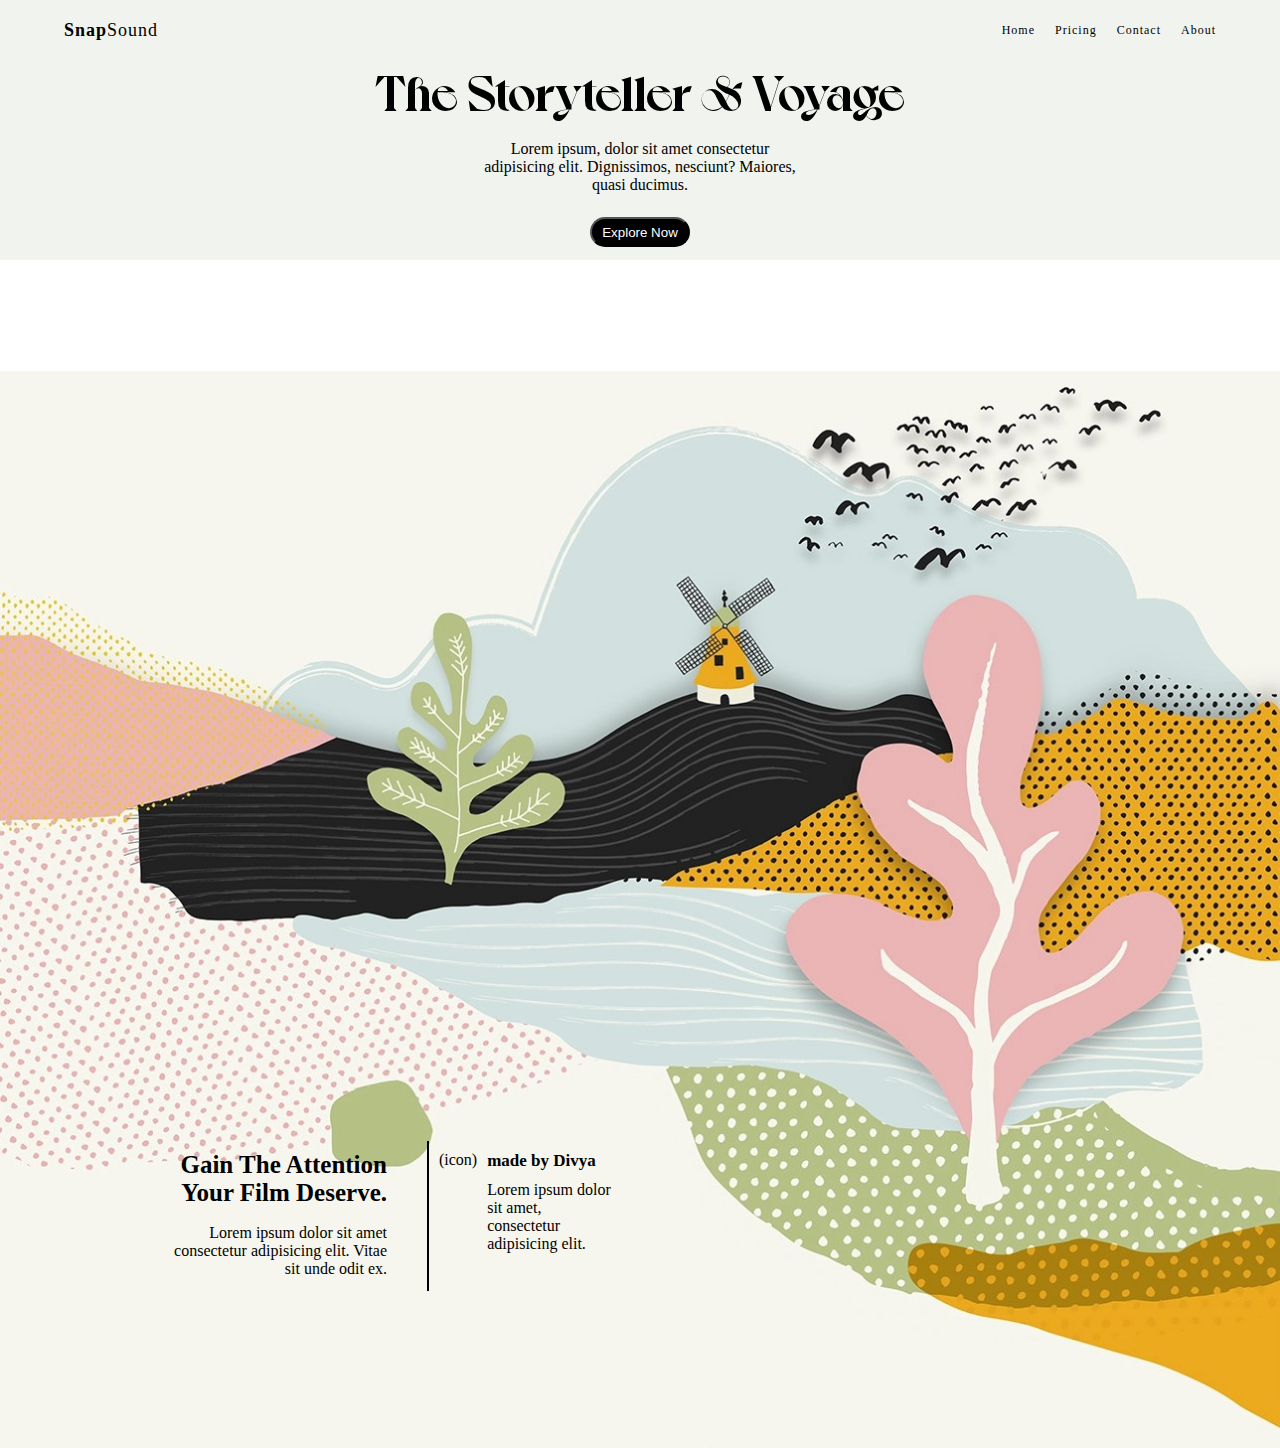
<file: 12 project/index.html>
<!DOCTYPE html>
<html lang="en">
<head>
    <meta charset="UTF-8">
    <meta http-equiv="X-UA-Compatible" content="IE=edge">
    <meta name="viewport" content="width=device-width, initial-scale=1.0">
    <title>Document</title>
    <link rel="stylesheet" href="style.css">
</head>
<body>
    <div id="main">
        <div id="nav">
            <h1> <span>Snap</span>Sound</h1>
            <div id="links">
                <a href="">home</a><a href="">pricing</a><a href="">contact</a><a href="">about</a>
            </div>
        </div>
        <div id="text">
            <h1 id="one">the storyteller & voyage</h1>
            <p id="two">Lorem ipsum, dolor sit amet consectetur adipisicing elit. Dignissimos, nesciunt? Maiores, quasi ducimus.</p>
            <button id="three">explore now</button>
        </div>
        <div id="image">
            <img src="../goodimage.jpg">
            <div id="bottom">
                <div id="bleft">
                <h3 id="four">gain the attention your film deserve.</h3>
                <p>Lorem ipsum dolor sit amet consectetur adipisicing elit. Vitae sit unde odit ex.</p>
                </div>
                <div id="bright">
                    <div id="blright">
                        (icon)
                    </div>
                    <div id="brright">
                      <h4 id="five">made by Divya</h4>
                      <p>Lorem ipsum dolor sit amet, consectetur adipisicing elit.</p>
                    </div>
                </div>
            </div>
        </div>
       
    </div>  
</body>
</html>
</file>
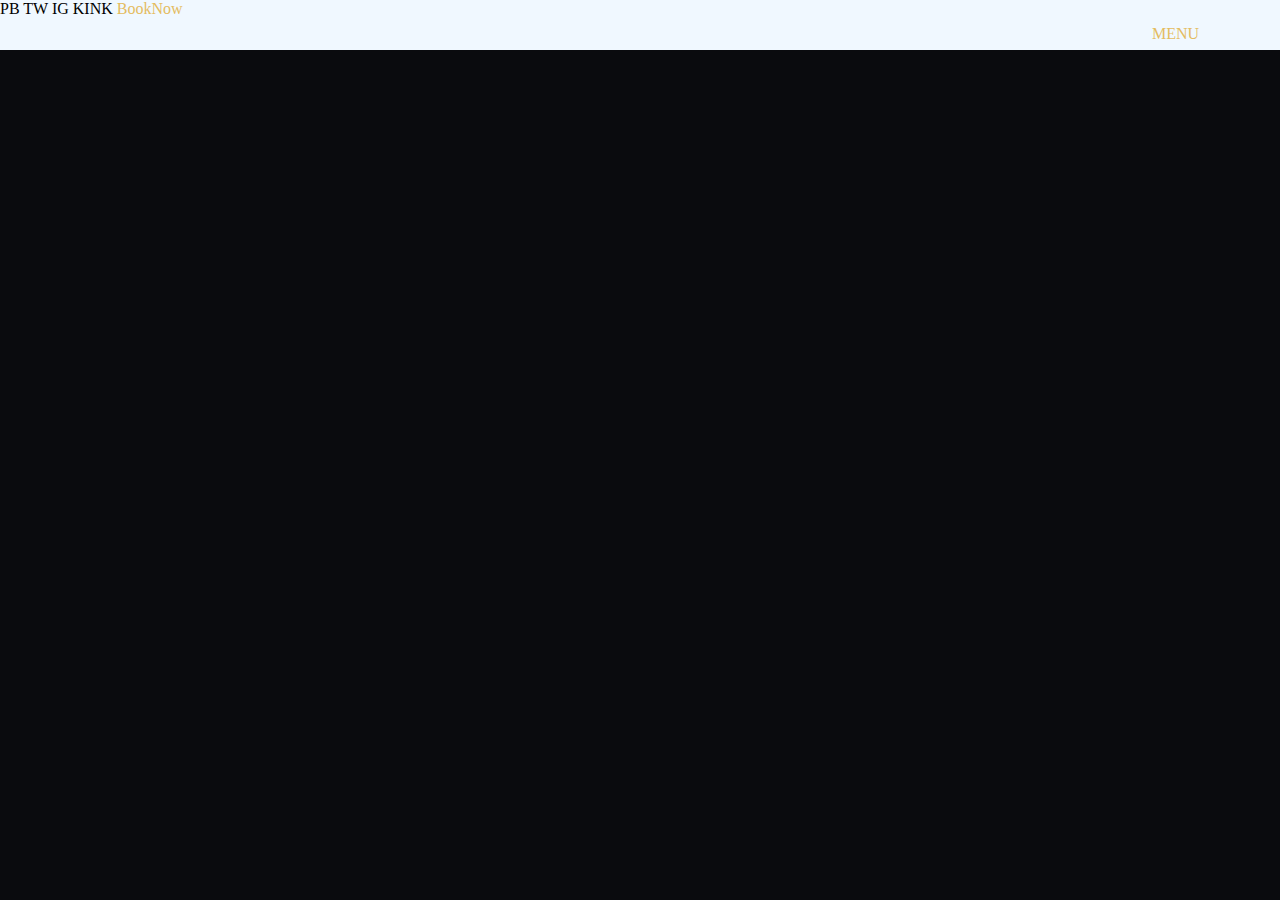
<file: 13 project/index.html>
<!DOCTYPE html>
<html lang="en">
<head>
    <meta charset="UTF-8">
    <meta http-equiv="X-UA-Compatible" content="IE=edge">
    <meta name="viewport" content="width=device-width, initial-scale=1.0">
    <title>Document</title>
    <link rel="stylesheet" href="style.css">
</head>
<body>
    <div id="main">
        <div id="nav">
           <one id="one">PB</h1>
           <two id="two">TW</h2>
           <three id="three">IG</h3>
           <four id="four">KINK</h4>
           <five id="five">BookNow</h5>
           <six id="six">MENU</h6>
        </div>
    </div>
    
</body>
</html>
</file>
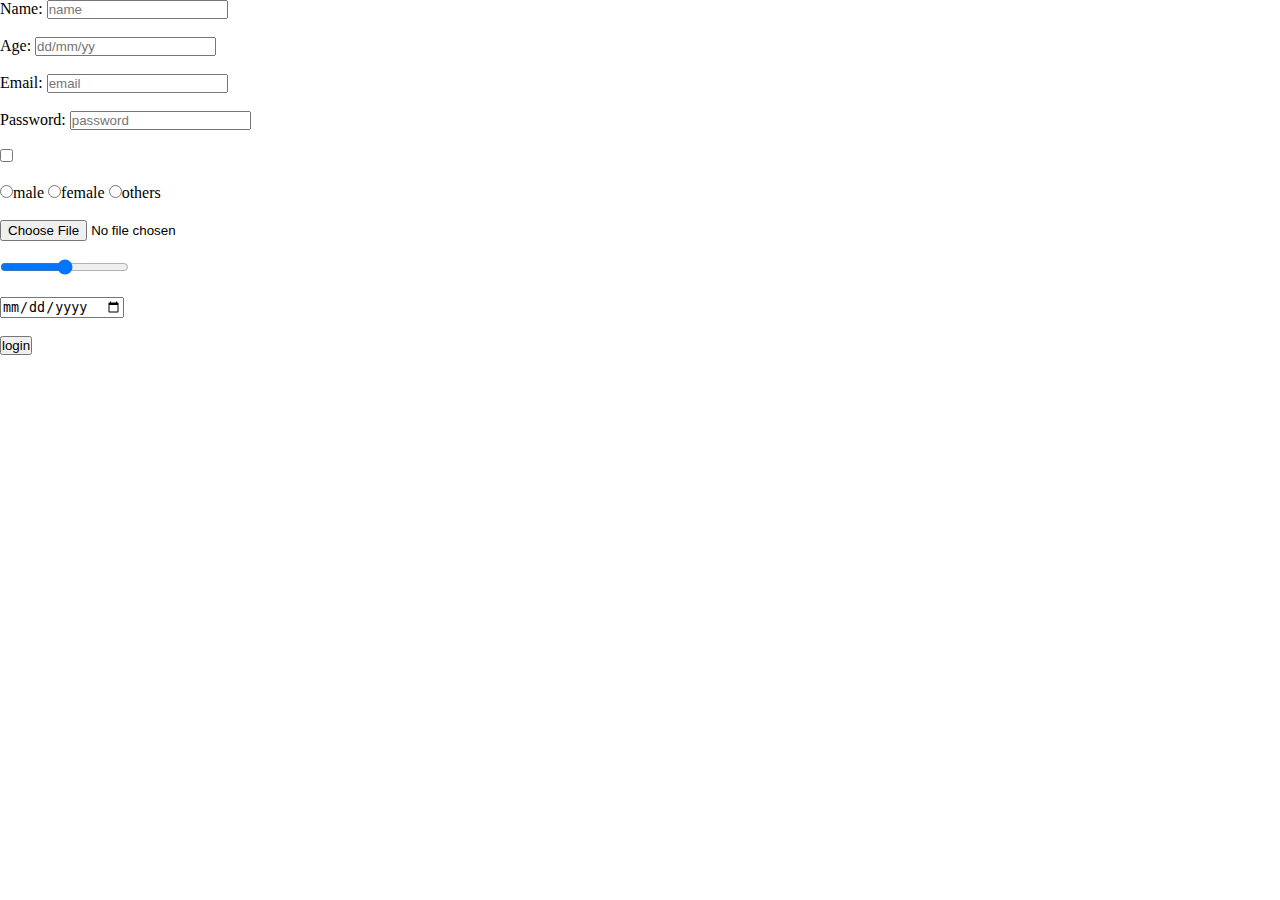
<file: 3 project/index.html>
<!DOCTYPE html>
<html lang="en">
<head>
    <meta charset="UTF-8">
    <meta http-equiv="X-UA-Compatible" content="IE=edge">
    <meta name="viewport" content="width=device-width, initial-scale=1.0">
    <title>Document</title>
    <link rel="stylesheet" href="style.css">
    <style>
        form{
            background-image: url(https://media.istockphoto.com/photos/silhouette-of-man-holding-binoculars-on-mountain-peak-against-bright-picture-id1383796215?b=1&k=20&m=1383796215&s=170667a&w=0&h=nbcgDvaLZXQ4d2PDEH5gdwbC4FZt21TjLuDKVkojzpE=);
        }
    </style>
</head>
<body>
    <form>
        Name:
        <input type="text" placeholder="name"><br><br>
        Age:
        <input type="age" placeholder="dd/mm/yy">
        <br><br>
        Email:
        <input type="email" placeholder="email"><br><br>
        Password:
        <input type="password" placeholder="password">
        <br><br>

        <input type="checkbox">
        <br><br>
        <input name="gender" type="radio">male
        <input name="gender" type="radio">female
        <input name="gender" type="radio">others
        <br><br>
        <input type="file"><br><br>
        <input type="range"><br><br>
        <input type="date"><br><br>
        <input type="submit" value="login">
    </forms>
</body>
</html>
</file>
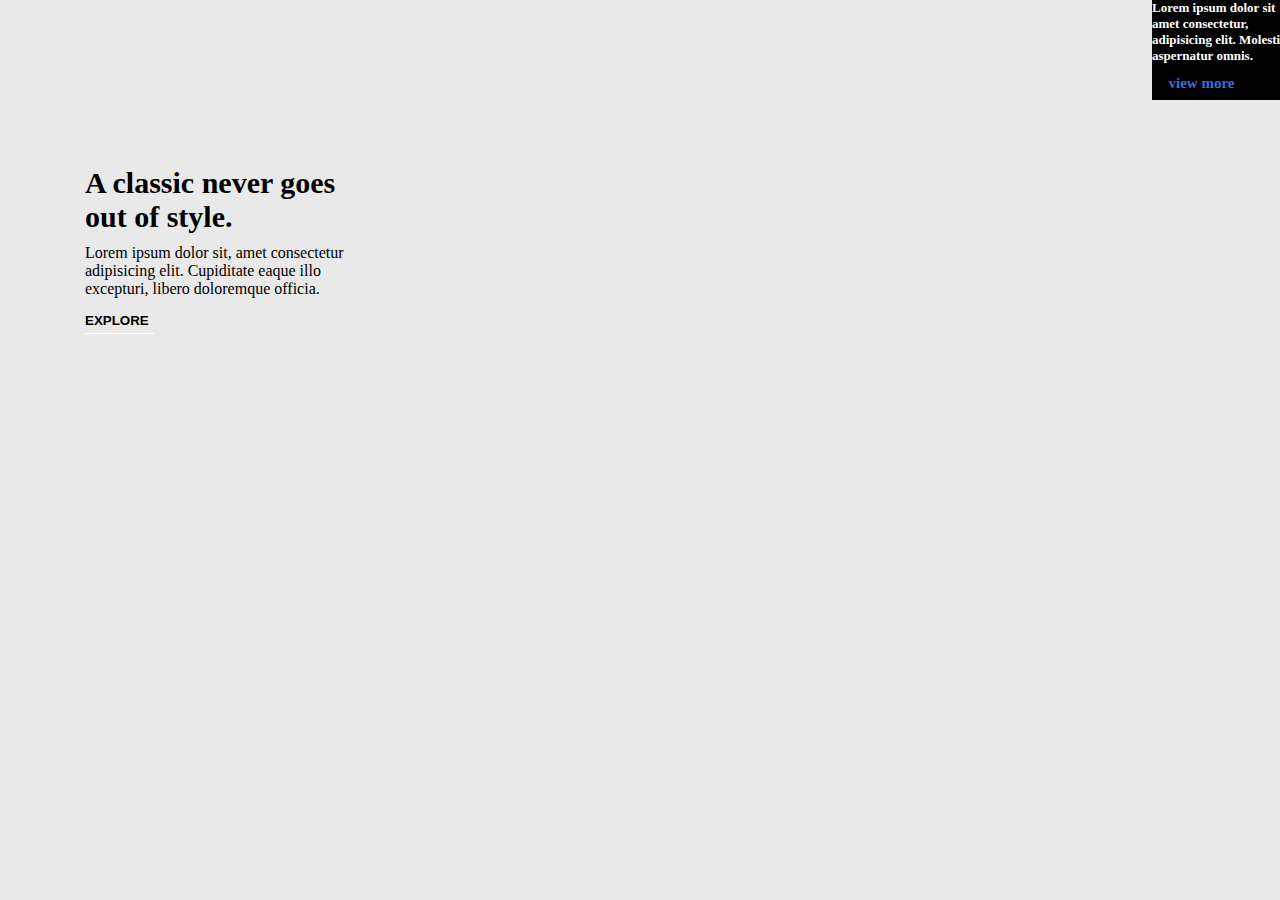
<file: 5 project/index.html>
<!DOCTYPE html>
<html lang="en">
<head>
    <meta charset="UTF-8">
    <meta http-equiv="X-UA-Compatible" content="IE=edge">
    <meta name="viewport" content="width=device-width, initial-scale=1.0">
    <title>Document</title> <link rel="stylesheet" href="style.css">
</head>
<body>
    <div id="main">
        <div id="overlay">
            <div id="text">
                <h1>A classic never goes out of style.</h1>
                <p>Lorem ipsum dolor sit, amet consectetur adipisicing elit. Cupiditate eaque illo excepturi, libero doloremque officia.</p>
                <button>Explore</button>
            </div>
            <div id="top">
                <h2 id="momos">Lorem ipsum dolor sit amet consectetur, adipisicing elit. Molestias, aspernatur omnis.</h2>
                <h3 id="idli"> view more</h3>
            </div>
            <div id="bottom"></div>

        </div>

    </div>
    
</body>
</html>
</file>
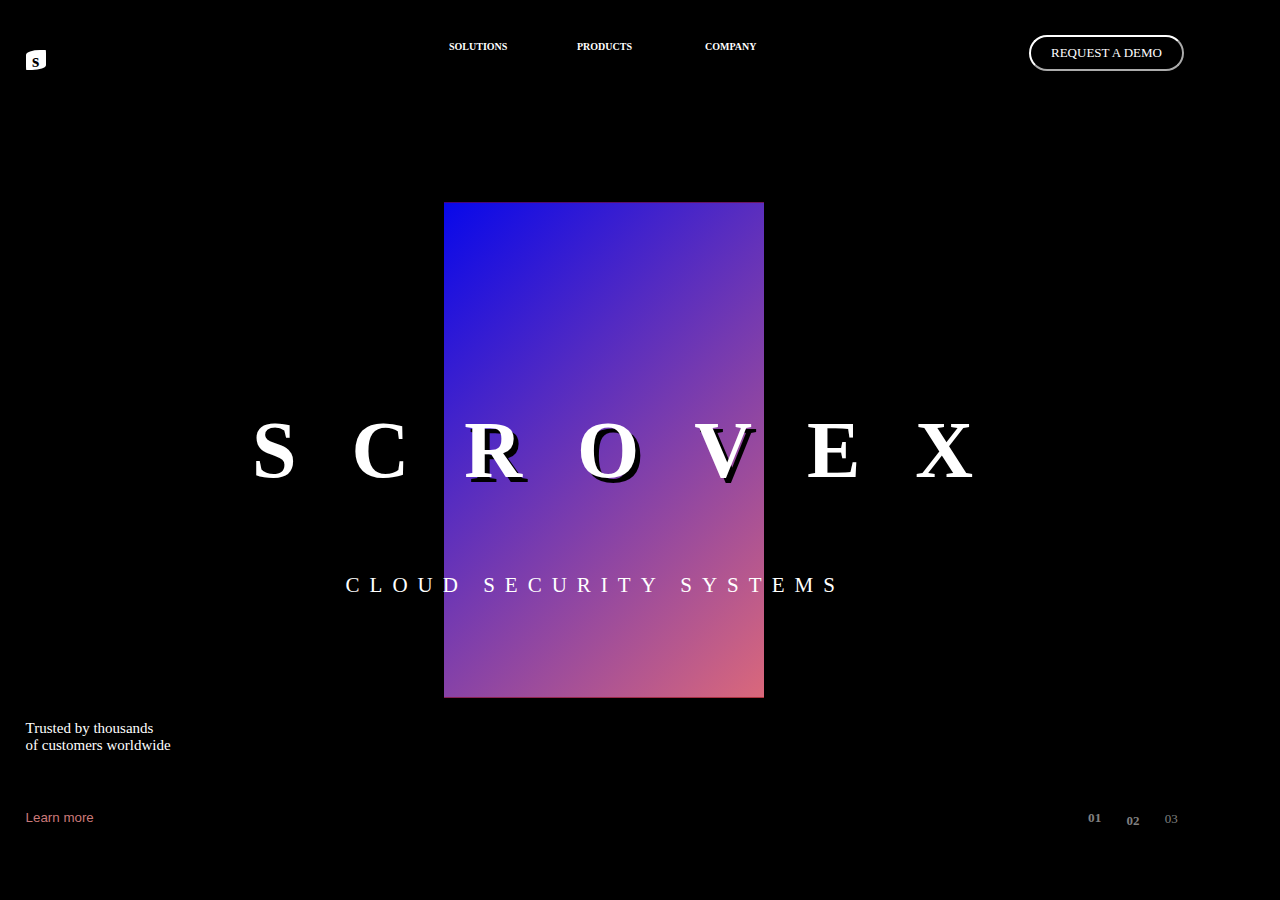
<file: 6 project/index.html>
<!DOCTYPE html>
<html lang="en">
<head>
    <meta charset="UTF-8">
    <meta http-equiv="X-UA-Compatible" content="IE=edge">
    <meta name="viewport" content="width=device-width, initial-scale=1.0">
    <title>Document</title> <link rel="stylesheet" href="style.css">
</head>
<body>
    <div id="main">
        <h3 id="pentagon"> s</h3>
        <h4>Trusted by thousands <br> of customers worldwide</h1>
            <button id="one">Learn more</button>
            <h5>01</h5>
            <h6>02</h6>
            <h7 id="idli">03</h7>
            
        <div id="text">
          <h1>solutions</h1>
          <h2>products</h2>
          <h3>company</h3>
          <button>request a demo</button> 
        </div>
        <div id="avtaar">
        </div>
        <h1 id="momos">scrovex</h1>
        <h2 id="pizza"> cloud security systems</h2>
    </div>
    
</body>
</html>
</file>
<file: 12 project/style.css>
@font-face {
    font-family:divya ;
    src: url(../Voyage-Bold.ttf);
}
*{
    margin: 0%;
    padding: 0%;
    box-sizing: border-box;
}
html,body{
    height: 100%;
    width: 100%;
}
#main{
    width: 100%;
    position:relative;

}
#nav{
    /*margin: 0 auto;*/
    display: flex;
    align-items: center;
    justify-content: space-between;
    letter-spacing: 1px;
    width: 100%;
    height: 60px;
    background-color: #eaece5a5;
    padding: 2vh 5vw;
}
#nav h1{
   /* text-transform: uppercase;*/
    font-size: 18px;
    font-weight: 300;
    font-family: gilroy;
}
#nav h1 span{
    font-weight: 700;
}
#nav #links{    
    display: flex;
    gap: 20px;
}
#nav #links a{
    text-decoration: none;
    color: #000;
    text-transform: capitalize;
    font-size: 12px;
    font-weight: 500;
    font-family: gilroy;
}
#text{
    height: 200px;
    width: 100%;
    text-align: center;
    justify-content: center;
    position: absolute;
   /* top: 40%;
    left: 50%;
    transform: translate(-50%,-50%);*/
    background-color: #eaece5a5;
}
#one{
    font-size: 50px;
    text-transform: capitalize;
    font-family:divya;
}
#two{
    width: 25%;
    margin: 20px auto;
}
#three{
    height: 30px;
    text-transform: capitalize;
    background-color: #000;
    color: #fff;
    width: 100px;
    border-radius: 100px;
    padding: 3px 3px;
    margin: 3px 3px;
}

#image{
    position: relative;
}


#image img{
    position: relative;
    top: 34.5vh;
    width: 100%;
    background-size: cover;
}
#bottom{
    display: flex;
    top: 100%;
    left: 10%;
    position: absolute;
    width: 500px;
    height: 150px;
    background-color: transparent;
    color: #000;
}
#bleft{
    padding: 10px 40px;
    text-align: right;
}
#bright{
    display: flex;
    gap: 10px;
    padding: 10px 10px;
    border-left: 2px solid #000;
}
#five{
    font-size: 17px;
}
#brright p{
    margin-top: 10px;
}
#four{
    text-transform: capitalize;
    font-size: 25px;
}
#bleft p{
    margin-top: 17px;
}
</file>
<file: 13 project/style.css>
*{
    margin: 0%;
    padding: 0%;
    box-sizing: border-box;
}
html,body{
    width: 100%;
    height: 100%;
}
#main{
    height: 100%;
    width: 100%;
    background-color: #0A0B0E;
}
#nav{
    position: relative;
    display: flex;
    gap: 10px;
    width: 100%;
    height: 50px;
    background-color: aliceblue;
}
#six{
    position: absolute;
    top: 50%;
    left: 90%;
    color: #E4BC5F;
}
#five{
    
    top: 50%;
    left: 50%;
    color: #E4BC5F;
}
</file>
<file: 3 project/style.css>
*{
    margin: 0%;
    padding: 0%;
    box-sizing: border-box;
}
html,body{
    height: 100%;
    width: 100%;
}
#img{
    width: 100%;
    height: 100%;
    position: relative;
    background-size: cover;
}
</file>
<file: 5 project/style.css>
*{
    margin: 0%;
    padding: 0%;
    box-sizing: border-box;
}
html,body{
    height: 100%;
    width: 100%;
    overflow: hidden;
}
#main{
    height: 100%;
    width: 100%;
    background-image: url(https://images.unsplash.com/photo-1622737133809-d95047b9e673?ixlib=rb-1.2.1&ixid=MnwxMjA3fDB8MHxwaG90by1wYWdlfHx8fGVufDB8fHx8&auto=format&fit=crop&w=1932&q=80);
    background-size: cover;
    background-position: center center;
}
#overlay{
    width: 100%;
    height: 100%;
    background-color: rgba(99, 96, 96, 0.140);
}
#text{
    top: 15%;
    left: 5%;
    margin: 1px;
    padding: 30px 20px;
    height: 200px;
    width: 300px;
    background-color: transparent;
    font-family: gilroy;
    position: absolute;
    color: black;
}
#text h1{
    font-size: 30px;
    
}
#text p{
    padding-bottom: 10px;
}
#text p{
    padding-top: 10px;
}
#text button{
    border: none;
    background-color: transparent;
    border-bottom: 1px solid #fff;
    text-transform: uppercase;
    padding: 5px;
    padding-left: 0%;
    font-weight: 600;
}
#text button:hover{
    border-bottom: #fff;
}
#top{
    height: 100px;
    width: 150px;
    position: absolute;
    background-color:black;
    left: 90%;
    top: 0%;
}
#momos{
    position: absolute;
    font-size: 13px;
    color: #fff;
}
#idli{
    position: absolute;
    font-size: 15px;
    top: 75%;
    left: 11%;
    color: royalblue;
}
#idli:hover{
    color:grey;
    font-size: 17px;
}
#bottom{
    height: 100px;
    width: 150px;
    position: absolute;
    left: 90%;
    top: 100px;
    background-image: url(https://www.authenticindiatours.com/app/uploads/2022/05/10-Customs-and-Traditions-in-Indian-Culture-Kathakali-Dancers-940x585-c-default.jpeg);
    background-size: cover;
    background-position: center; 
}
</file>
<file: 6 project/style.css>
*{
    margin: 0%;
    padding: 0%;
    box-sizing: border-box;
}
html,body{
    height: 100%;
    width: 100%;
    overflow: hidden;
}
#main{
    height: 100%;
    width: 100%;
    position: relative;
    background-color: black;
}
#text{
    margin: 1px;
    padding: 20px;
    top: 10px;
    width: 100%;
    height: 50px;
    background-color: aliceblue;
    position: absolute;
    background-color: transparent;
}
#text h1{
    top: 60%;
    left: 35%;
    position: absolute;
    font-size: 10px;
    font-family: gilroy;
    text-transform: uppercase;
    color: #fff;
}
#text h2{
    top:60%;
    left: 45%;
    position: absolute;
    font-size:10px;
    font-family: gilroy;
    text-transform: uppercase;
    color: #fff;   
}
#text h3{
    top: 60%;
    left: 55%;
    position: absolute;
    font-size: 10px;
    font-family: gilroy;
    text-transform: uppercase;
    color: #fff;
}
#text button{
    margin: 4px;
    padding: 8px 20px;
    top: 40%;
    left: 80%;
    position: absolute;
    font-size: 13px;
    font-family: gilroy;
    text-transform: uppercase;
    font-weight: 500;
    background-color: transparent;
    color: #fff;
    border-color: #fff;
    border-radius: 20px;
}
#main h4{
    top: 80%;
    left: 2%;
    position: absolute;
    font-family: gilroy;
    font-size: 15px;
    color: #fff;
    font-weight: 100;
}
#one{
    top: 90%;
    left: 2%;
    position: absolute;
    border: none;
    background-color: transparent;
    color:rgba(247, 150, 150, 0.832);
}
#one:hover{
    font-size: 15px;
    cursor: pointer;
}
#main h5{
    cursor: pointer;
    top: 90%;
    left: 85%;
    position: absolute;
    background-color: transparent;
    color:grey;
    font-family: gilroy;
}
#main h5:hover{
    color: #fff;
    font-size: 15px;
}
#main h6{
    cursor: pointer;
    top:90.3% ;
    left:88%;
    position: absolute;
    background-color: transparent;
    color: grey;
    font-family: gilroy;
    font-size: 13px;
}
#main h6:hover{
    color: #fff;
    font-size: 15px;
}
#idli{
    cursor: pointer;
    top: 90.1%;
    left: 91%;
    position: absolute;
    background-color: transparent;
    color:grey;
    font-family: gilroy;
    font-weight: 500;
    font-size: 13px;
}
#idli:hover{
    color: #fff;
    font-size: 15px;
}
#avtaar{
    cursor:pointer;
    background: linear-gradient(-45deg,rgb(218, 104, 123),rgba(8, 8, 234, 4));
    width: 25vw;
    height: 55vh;
    position: absolute;
    transform: translate(-50%,-50%);
    top: 50%;
    left: 47.2%;
    transition: transform 1s ease;
    background-color: red;
}
#avtaar:hover{
    transform: perspective(200px) rotateY(180deg);
}
#momos{
    position: absolute;
    top: 50%;
    left: 50%;
    font-size: 80px;
    letter-spacing: 55px;
    color: #fff;
    transform: translate(-50%,-50%);
    font-family: gilroy;
    text-transform: uppercase;
    font-weight: 900;
    text-shadow: 5px 5px black;
}
#pizza{
    position: absolute;
    top: 65%;
    left: 46.5%;
    font-size: 21px;
    letter-spacing: 10px;
    color: #fff;
    transform: translate(-50%,-50%);
    font-family: gilroy;
    text-transform: uppercase;
    font-weight: 400;
}
#pentagon{
    border-radius: 70% 2%/25%;
    top: 5.5%;
    left: 2%;
    position: absolute;
    background-color: #fff;
    height: 20px;
    width: 20px;
    font-family: gilroy;
    text-align: center;
    
}
</file>
